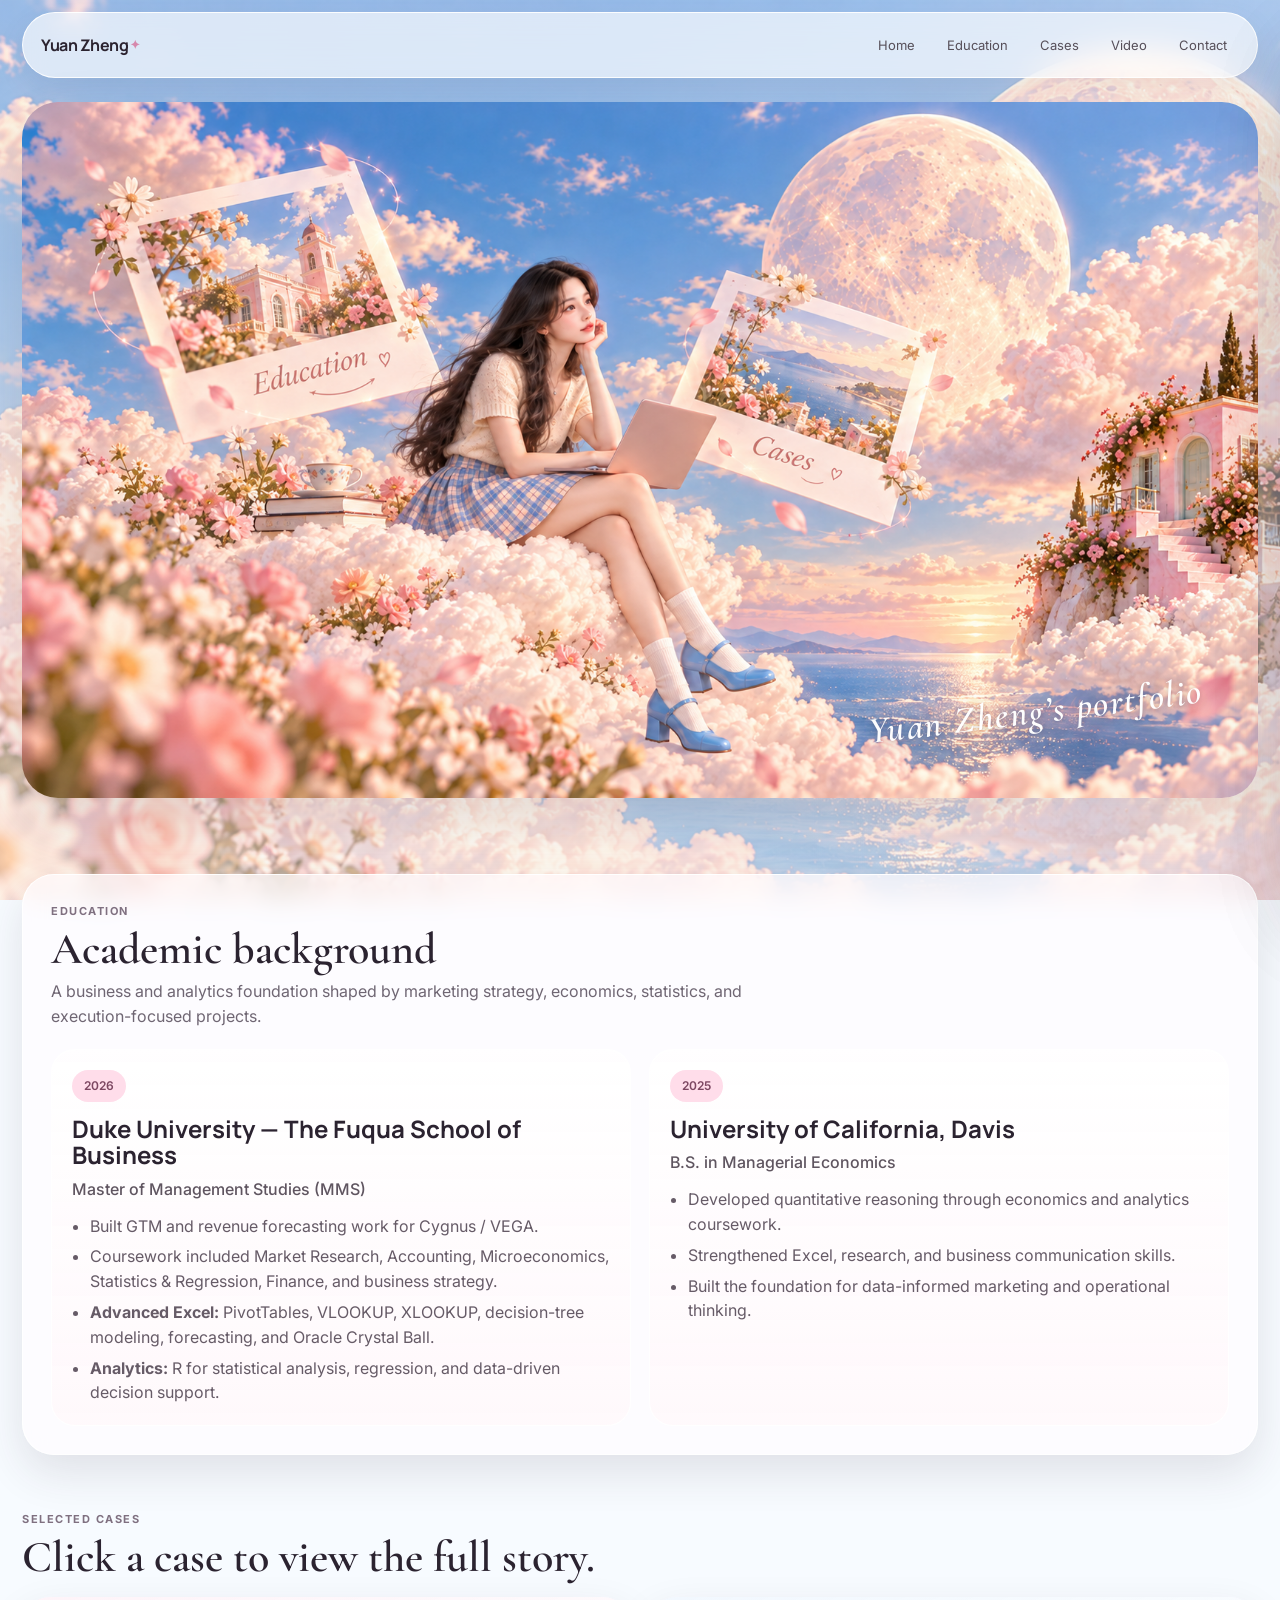
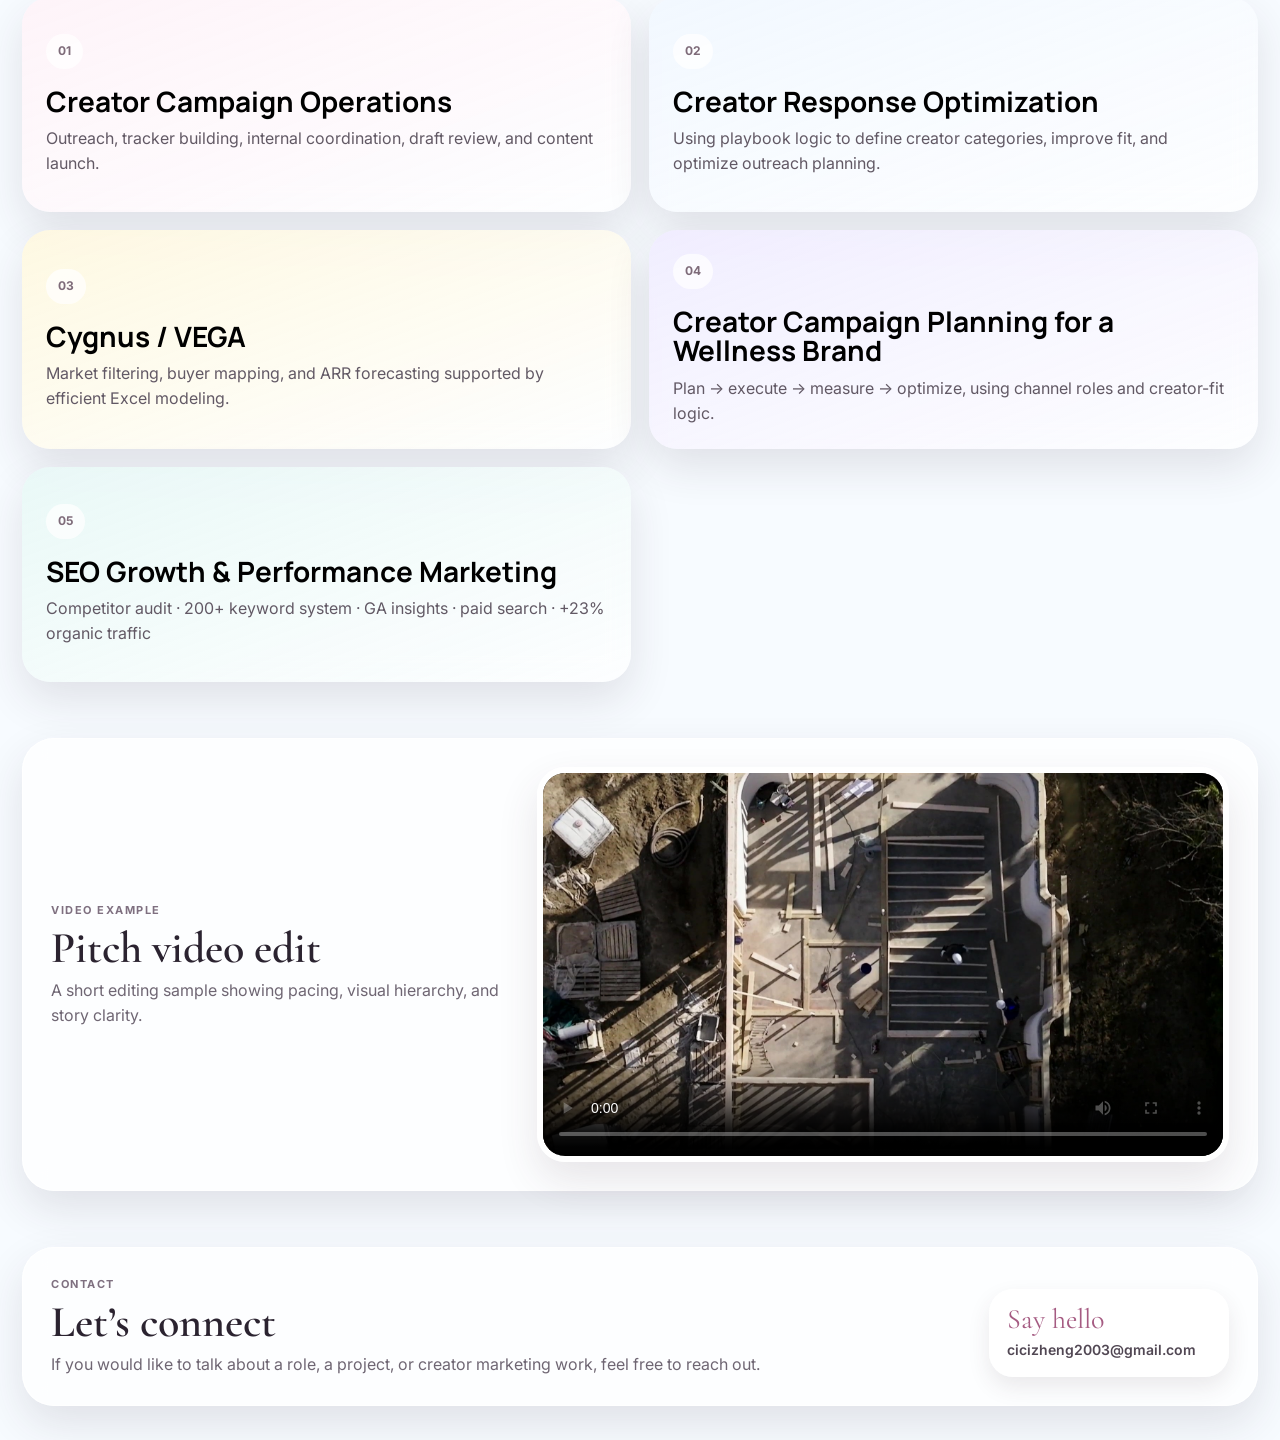
<file: index.html>
<!doctype html>
<html lang="en">
<head>
  <meta charset="utf-8" />
  <meta name="viewport" content="width=device-width, initial-scale=1" />
  <meta name="description" content="Yuan Zheng — dreamcore marketing portfolio." />
  <title>Yuan Zheng — Dreamcore Marketing Portfolio</title>
  <link rel="preconnect" href="https://fonts.googleapis.com">
  <link rel="preconnect" href="https://fonts.gstatic.com" crossorigin>
  <link href="https://fonts.googleapis.com/css2?family=Inter:wght@400;500;600&family=Manrope:wght@500;700&family=Cormorant+Garamond:wght@500;600&display=swap" rel="stylesheet">
  <link rel="stylesheet" href="styles.css" />
</head>
<body>
  <div class="page-bg"></div>
<header class="site-header shell">
    <a class="brand" href="#top">Yuan Zheng</a>
    <nav>
      <a href="#hero">Home</a>
      <a href="#educationSection">Education</a>
      <a href="#cases">Cases</a>
      <a href="#video">Video</a>
      <a href="#contact">Contact</a>
    </nav>
  </header>

  <main id="top">
    <section id="hero" class="hero shell">
      <div class="hero-stage">
        <img class="hero-image" src="hero-cover.png" alt="Dreamy cover artwork with clickable education and cases polaroids">
        <div class="cover-title">Yuan Zheng’s portfolio</div>

        <button class="hotspot hotspot-education" aria-label="Open education background" id="openEducation"></button>
        <a class="hotspot hotspot-cases" aria-label="Go to cases" href="#cases"></a>
      </div>
    </section>

    <section id="educationSection" class="shell intro-section">
      <div class="section-card section-card-soft">
        <p class="eyebrow">EDUCATION</p>
        <h2>Academic background</h2>
        <p class="lede">A business and analytics foundation shaped by marketing strategy, economics, statistics, and execution-focused projects.</p>
        <div class="education-grid">
          <article class="edu-card">
            <span class="pill">2026</span>
            <h3>Duke University — The Fuqua School of Business</h3>
            <p class="degree">Master of Management Studies (MMS)</p>
            <ul>
              <li>Built GTM and revenue forecasting work for Cygnus / VEGA.</li>
              <li>Coursework included Market Research, Accounting, Microeconomics, Statistics &amp; Regression, Finance, and business strategy.</li>
              <li><strong>Advanced Excel:</strong> PivotTables, VLOOKUP, XLOOKUP, decision-tree modeling, forecasting, and Oracle Crystal Ball.</li>
              <li><strong>Analytics:</strong> R for statistical analysis, regression, and data-driven decision support.</li>
            </ul>
          </article>
          <article class="edu-card">
            <span class="pill">2025</span>
            <h3>University of California, Davis</h3>
            <p class="degree">B.S. in Managerial Economics</p>
            <ul>
              <li>Developed quantitative reasoning through economics and analytics coursework.</li>
              <li>Strengthened Excel, research, and business communication skills.</li>
              <li>Built the foundation for data-informed marketing and operational thinking.</li>
            </ul>
          </article>
        </div>
      </div>
    </section>

    <section id="cases" class="shell intro-section">
      <div class="section-head">
        <p class="eyebrow">SELECTED CASES</p>
        <h2>Click a case to view the full story.</h2>
      </div>
      <div class="case-grid">
        <button class="case-card" data-case="campaignops">
          <span class="case-no">01</span>
          <h3>Creator Campaign Operations</h3>
          <p>Outreach, tracker building, internal coordination, draft review, and content launch.</p>
        </button>
        <button class="case-card" data-case="bestqool">
          <span class="case-no">02</span>
          <h3>Creator Response Optimization</h3>
          <p>Using playbook logic to define creator categories, improve fit, and optimize outreach planning.</p>
        </button>
        <button class="case-card" data-case="cygnus">
          <span class="case-no">03</span>
          <h3>Cygnus / VEGA</h3>
          <p>Market filtering, buyer mapping, and ARR forecasting supported by efficient Excel modeling.</p>
        </button>
        <button class="case-card" data-case="wellness">
          <span class="case-no">04</span>
          <h3>Creator Campaign Planning for a Wellness Brand</h3>
          <p>Plan → execute → measure → optimize, using channel roles and creator-fit logic.</p>
        </button>
        <button class="case-card" data-case="hasmo">
          <span class="case-no">05</span>
          <h3>SEO Growth & Performance Marketing</h3>
          <p>Competitor audit · 200+ keyword system · GA insights · paid search · +23% organic traffic</p>
        </button>
      </div>
    </section>

    <section id="video" class="shell intro-section">
      <div class="section-card video-section">
        <div>
          <p class="eyebrow">VIDEO EXAMPLE</p>
          <h2>Pitch video edit</h2>
          <p class="lede">A short editing sample showing pacing, visual hierarchy, and story clarity.</p>
        </div>
        <div class="video-wrap">
          <video controls preload="metadata" poster="video-poster.jpg">
            <source src="vitruvian-pitch-edit.mp4" type="video/mp4">
            Your browser does not support the video tag.
          </video>
        </div>
      </div>
    </section>

    <section id="contact" class="shell intro-section contact-section">
      <div class="section-card contact-card">
        <div>
          <p class="eyebrow">CONTACT</p>
          <h2>Let’s connect</h2>
          <p class="lede">If you would like to talk about a role, a project, or creator marketing work, feel free to reach out.</p>
        </div>
        <a class="contact-link" href="mailto:cicizheng2003@gmail.com">
          <span>Say hello</span>
          <strong>cicizheng2003@gmail.com</strong>
        </a>
      </div>
    </section>
  </main>

  <div class="modal-backdrop" id="backdrop"></div>

  <section class="modal modal-education" id="educationModal" aria-hidden="true">
    <button class="modal-close" data-close="educationModal">Close ×</button>
    <div class="modal-content">
      <p class="eyebrow">EDUCATION</p>
      <h2>Education background</h2>
      <div class="education-grid modal-grid">
        <article class="edu-card">
          <span class="pill">Duke Fuqua</span>
          <h3>Master of Management Studies</h3>
          <p class="degree">Business analytics, finance, and strategic problem solving.</p>
          <ul>
            <li>Coursework included Market Research, Accounting, Microeconomics, Statistics &amp; Regression, Finance, and business strategy.</li>
            <li><strong>Advanced Excel:</strong> PivotTables, VLOOKUP, XLOOKUP, decision-tree modeling, forecasting, and Oracle Crystal Ball.</li>
            <li><strong>Analytics:</strong> R for statistical analysis, regression, and data-driven decision support.</li>
            <li>Applied these tools to GTM, market segmentation, and revenue-forecasting projects.</li>
          </ul>
        </article>
        <article class="edu-card">
          <span class="pill">UC Davis</span>
          <h3>B.S. in Managerial Economics</h3>
          <p class="degree">Economics with a management and quantitative foundation.</p>
          <ul>
            <li>Developed analytical thinking useful for campaign and business analysis.</li>
            <li>Built strong foundations in statistics, economics, and business coursework.</li>
            <li>Prepared for later work in marketing operations and strategy.</li>
          </ul>
        </article>
      </div>
    </div>
  </section>

  <section class="modal modal-case" id="caseModal" aria-hidden="true">
    <button class="modal-close" data-close="caseModal">Close ×</button>
    <div class="modal-content" id="caseContent"></div>
  </section>

  <script src="script.js"></script>
</body>
</html>
</file>
<file: styles.css>
:root{
  --ink:#2b2330;
  --muted:#6f6673;
  --line:rgba(74,58,74,.14);
  --white:rgba(255,255,255,.78);
  --pink:#ffddea;
  --blue:#dceeff;
  --cream:#fff7df;
  --lav:#eee8ff;
  --rose:#ca6b96;
  --shadow:0 18px 44px rgba(58,39,56,.12);
  --max:1240px;
}
*{box-sizing:border-box}
html{scroll-behavior:smooth}
body{margin:0;font-family:Inter,system-ui,sans-serif;color:var(--ink);background:#f7fbff;line-height:1.55;overflow-x:hidden}
a{color:inherit}
button{font:inherit}
img{max-width:100%;display:block}
.shell{width:min(var(--max),calc(100% - 44px));margin-inline:auto;position:relative;z-index:2}

.page-bg{position:fixed;inset:0;background:linear-gradient(rgba(255,252,254,.42),rgba(255,252,254,.50)),url('background-full.png') center top / cover no-repeat;z-index:-3}


.site-header{position:sticky;top:12px;display:flex;justify-content:space-between;align-items:center;padding:14px 18px;margin-top:12px;background:rgba(255,255,255,.66);backdrop-filter:blur(14px);border:1px solid rgba(255,255,255,.9);border-radius:999px;box-shadow:0 10px 28px rgba(95,74,90,.1)}
.brand{text-decoration:none;font-family:Manrope,sans-serif;font-weight:700;letter-spacing:-.03em}
.brand::after{content:' ✦';color:#d688ac;font-size:12px;vertical-align:2px}
.site-header nav{display:flex;gap:8px;flex-wrap:wrap}
.site-header nav a{text-decoration:none;padding:8px 12px;border-radius:999px;font-size:13px;color:#564f59}
.site-header nav a:hover{background:rgba(255,255,255,.7)}

.hero{padding:24px 0 54px}
.hero-stage{position:relative;border-radius:36px;overflow:hidden;box-shadow:0 24px 60px rgba(72,49,61,.15)}
.hero-image{width:100%;height:auto}
.cover-title{position:absolute;right:4.4%;bottom:8.2%;transform:rotate(-7deg);transform-origin:center;color:rgba(255,255,255,.98);font-family:Cormorant Garamond,serif;font-size:clamp(24px,2.9vw,40px);font-style:italic;font-weight:600;letter-spacing:.045em;text-shadow:0 3px 18px rgba(77,51,70,.3),0 1px 4px rgba(77,51,70,.22);pointer-events:none;z-index:3;white-space:nowrap}
.hero-note{position:absolute;background:rgba(255,255,255,.78);backdrop-filter:blur(12px);border:1px solid rgba(255,255,255,.92);box-shadow:var(--shadow)}
.name-card{left:24px;bottom:24px;max-width:380px;padding:18px 20px;border-radius:24px}
.eyebrow{margin:0 0 8px;font-size:11px;letter-spacing:.14em;color:#7f7080;font-weight:700;text-transform:uppercase}
.name-card h1{font-family:Cormorant Garamond,serif;font-size:48px;line-height:.92;margin:0 0 8px;font-weight:600}
.name-card p{margin:0;color:#5f5460;font-size:14px}
.click-tip{padding:10px 14px;border-radius:999px;font-size:12px;color:#5e5460}
.education-tip{left:30px;top:20px}
.cases-tip{right:28px;top:20px}
.hotspot{position:absolute;background:transparent;border:0;cursor:pointer;border-radius:26px;transition:.22s ease;outline:none}
.hotspot:hover,.hotspot:focus-visible{box-shadow:inset 0 0 0 3px rgba(255,255,255,.95),0 0 0 6px rgba(213,136,172,.35);background:rgba(255,255,255,.12)}
.hotspot-education{left:6%;top:11%;width:28%;height:36%}
.hotspot-cases{left:53%;top:18%;width:26%;height:29%}

.intro-section{padding:22px 0 34px}
.section-card,.case-card{background:rgba(255,255,255,.72);backdrop-filter:blur(12px);border:1px solid rgba(255,255,255,.92);box-shadow:var(--shadow)}
.section-card{border-radius:32px;padding:28px}
.section-card-soft{background:rgba(255,253,255,.7)}
.section-head{margin:0 0 18px}
.section-head h2,.section-card h2,.modal-content h2{font-family:Cormorant Garamond,serif;font-size:44px;line-height:.98;margin:0 0 8px;font-weight:600}
.lede{max-width:720px;color:var(--muted);margin:0}

.education-grid{display:grid;grid-template-columns:1fr 1fr;gap:18px;margin-top:20px}
.edu-card{background:linear-gradient(180deg,rgba(255,255,255,.9),rgba(255,248,251,.84));border:1px solid rgba(255,255,255,.95);border-radius:24px;padding:20px}
.pill{display:inline-block;padding:7px 12px;border-radius:999px;background:var(--pink);color:#7d4762;font-size:12px;font-weight:600}
.edu-card h3{margin:14px 0 8px;font-size:24px;line-height:1.1;font-family:Manrope,sans-serif}
.degree{margin:0 0 12px;color:#5f5560;font-weight:500}
.edu-card ul{padding-left:18px;margin:0;color:#665b67}
.edu-card li+li{margin-top:6px}

.case-grid{display:grid;grid-template-columns:repeat(2,1fr);gap:18px}
.case-card{text-align:left;border:0;border-radius:28px;padding:24px;cursor:pointer;min-height:215px;transition:transform .22s ease, box-shadow .22s ease}
.case-card:nth-child(1){background:linear-gradient(160deg,rgba(255,242,248,.86),rgba(255,255,255,.74))}
.case-card:nth-child(2){background:linear-gradient(160deg,rgba(241,247,255,.88),rgba(255,255,255,.74))}
.case-card:nth-child(3){background:linear-gradient(160deg,rgba(255,248,223,.9),rgba(255,255,255,.74))}
.case-card:nth-child(4){background:linear-gradient(160deg,rgba(240,236,255,.9),rgba(255,255,255,.74))}
.case-card:nth-child(5){background:linear-gradient(160deg,rgba(232,248,246,.9),rgba(255,255,255,.74))}
.case-card:hover{transform:translateY(-4px) rotate(-.6deg);box-shadow:0 26px 48px rgba(71,52,69,.15)}
.case-no{display:inline-block;margin-bottom:18px;padding:8px 12px;border-radius:999px;background:rgba(255,255,255,.72);font-size:12px;color:#7e6b79;font-weight:700}
.case-card h3{font-family:Manrope,sans-serif;font-size:28px;line-height:1.05;margin:0 0 10px}
.case-card p{margin:0;color:#625965}

.video-section{display:grid;grid-template-columns:.8fr 1.2fr;gap:24px;align-items:center}
.video-wrap{overflow:hidden;border-radius:28px;border:6px solid rgba(255,255,255,.84);box-shadow:0 18px 40px rgba(71,50,63,.12)}
.video-wrap video{width:100%;display:block;background:#111;aspect-ratio:16/9}

.contact-card{display:grid;grid-template-columns:1fr auto;gap:20px;align-items:end}
.contact-link{display:inline-flex;flex-direction:column;gap:6px;padding:16px 18px;border-radius:24px;background:rgba(255,255,255,.74);text-decoration:none;min-width:240px;box-shadow:0 10px 22px rgba(69,48,62,.1)}
.contact-link span{font-family:Cormorant Garamond,serif;font-size:28px;line-height:1;color:#a55b82}
.contact-link strong{font-size:14px;font-weight:600;color:#514753}

.modal-backdrop{position:fixed;inset:0;background:rgba(43,29,39,.25);backdrop-filter:blur(4px);opacity:0;pointer-events:none;transition:.25s ease;z-index:20}
.modal-backdrop.show{opacity:1;pointer-events:auto}
.modal{position:fixed;top:20px;right:20px;width:min(920px,calc(100% - 28px));height:calc(100dvh - 40px);background:rgba(255,252,254,.9);backdrop-filter:blur(18px);border:1px solid rgba(255,255,255,.92);border-radius:32px;box-shadow:0 36px 90px rgba(48,30,43,.22);padding:22px;overflow:auto;transform:translateX(105%);transition:transform .32s cubic-bezier(.22,.7,.2,1);z-index:30}
.modal.open{transform:translateX(0)}
.modal-close{position:sticky;top:0;float:right;border:0;background:rgba(255,255,255,.9);padding:8px 12px;border-radius:999px;cursor:pointer;color:#665968;box-shadow:0 8px 18px rgba(65,44,58,.08)}
.modal-content{padding-top:48px}
.modal-grid{margin-top:24px}
.case-layout{display:grid;gap:22px}
.case-intro{display:grid;grid-template-columns:1fr 1fr;gap:16px}
.case-box,.case-visual,figure.evidence{background:rgba(255,255,255,.82);border:1px solid rgba(255,255,255,.95);border-radius:24px;padding:18px}
.case-box h4,.case-process h4,.case-visual h4{margin:0 0 8px;font-family:Manrope,sans-serif;font-size:18px}
.case-box p{margin:0;color:#5e5561}
.case-process{display:grid;grid-template-columns:repeat(2,1fr);gap:14px}
.case-step{padding:18px;border-radius:22px;border:1px solid rgba(255,255,255,.95)}
.case-step:nth-child(4n+1){background:#fff1f7}
.case-step:nth-child(4n+2){background:#eef6ff}
.case-step:nth-child(4n+3){background:#fff8de}
.case-step:nth-child(4n+4){background:#f0ebff}
.case-step span{display:inline-block;font-size:11px;font-weight:700;color:#985575;margin-bottom:8px;letter-spacing:.08em}
.case-step b{display:block;font-size:17px;line-height:1.2;margin-bottom:8px}
.case-step p{margin:0;font-size:14px;color:#605761}
.metrics{display:grid;grid-template-columns:repeat(3,1fr);gap:12px}
.metric{padding:16px;border-radius:22px;background:rgba(255,255,255,.82);border:1px solid rgba(255,255,255,.95)}
.metric strong{display:block;font-family:Cormorant Garamond,serif;font-size:34px;color:#b86089;line-height:.95}
.metric span{font-size:12px;color:#6e6470}
.evidence-grid{display:grid;grid-template-columns:1fr;gap:16px}
figure.evidence{margin:0;padding:0;overflow:hidden}
figure.evidence img{width:100%}
figure.evidence figcaption{padding:10px 12px;color:#6b6370;font-size:12px;background:rgba(255,255,255,.92)}
.link-pill{display:inline-block;margin-top:8px;padding:10px 14px;border-radius:999px;background:#2b2330;color:white;text-decoration:none;font-size:13px}

@media (max-width: 900px){
  .name-card{max-width:310px}
  .name-card h1{font-size:38px}
  .education-grid,.case-grid,.video-section,.contact-card,.case-intro,.case-process,.metrics{grid-template-columns:1fr}
}
@media (max-width: 760px){
  .shell{width:min(100% - 24px,var(--max))}
  .site-header{padding:12px 14px;border-radius:22px;align-items:flex-start}
  .site-header nav a{padding:6px 8px;font-size:12px}
  .hero{padding-top:14px}
  .hero-stage{border-radius:26px;overflow:visible}
  .cover-title{right:4.6%;bottom:7.2%;top:auto;font-size:20px;transform:rotate(-7deg)}
  .hero-note{position:static;margin-top:12px}
  .click-tip{display:none}
  .hotspot-education{left:4%;top:10%;width:33%;height:38%}
  .hotspot-cases{left:53%;top:17%;width:29%;height:31%}
  .section-card,.case-card{padding:20px}
  .section-head h2,.section-card h2,.modal-content h2{font-size:36px}
  .modal{top:8px;right:8px;height:calc(100dvh - 16px);width:calc(100% - 16px);padding:16px;border-radius:24px}
}

/* Clean hero: no overlay cards or hover frames. The artwork itself is the navigation. */
.hero-note{display:none!important}.hotspot{background:transparent!important;box-shadow:none!important;outline:none!important}.hotspot:hover,.hotspot:focus-visible{background:transparent!important;box-shadow:none!important;outline:none!important}

/* Hasmo case: reconstructed workflow visual (not an original client file) */
.hasmo-visual{padding:22px;border-radius:26px;background:linear-gradient(145deg,rgba(255,247,251,.95),rgba(241,247,255,.9));border:1px solid rgba(255,255,255,.96)}
.hasmo-label{font-size:10px;letter-spacing:.12em;font-weight:700;color:#a25c7d;margin-bottom:8px}
.hasmo-note{margin:0 0 18px;color:#6a606c;font-size:13px;max-width:760px}
.hasmo-flow{display:grid;grid-template-columns:1fr 1fr;gap:14px}
.hasmo-panel{padding:18px;border-radius:22px;background:rgba(255,255,255,.82);border:1px solid rgba(255,255,255,.96);box-shadow:0 10px 24px rgba(78,58,72,.06)}
.hasmo-panel.wide{grid-column:1/-1}
.hasmo-panel>span{font-size:10px;letter-spacing:.1em;font-weight:700;color:#a65c7e}
.hasmo-panel h4{margin:8px 0 12px;font-family:Manrope,sans-serif;font-size:18px}
.mini-tags{display:flex;flex-wrap:wrap;gap:8px}.mini-tags b{font-size:12px;font-weight:600;padding:7px 10px;border-radius:999px;background:#fff0f6;color:#755063;border:1px solid #ffe0ec}
.keyword-table{display:grid;gap:8px}.keyword-table>div{padding:10px 12px;border-radius:14px;background:#f6f9ff;border:1px solid #e5edfb}.keyword-table b{display:block;font-size:13px}.keyword-table em{display:block;margin-top:2px;font-size:11px;font-style:normal;color:#766d78}
.signal-grid{display:grid;grid-template-columns:repeat(3,1fr);gap:10px}.signal-grid>div{padding:14px;border-radius:16px;background:#fff8dd;border:1px solid #f4e8bd}.signal-grid small{display:block;font-size:9px;letter-spacing:.08em;color:#9b7e52;text-transform:uppercase}.signal-grid strong{display:block;margin:6px 0 5px;font-size:14px}.signal-grid p{margin:0;color:#6e646d;font-size:12px}
@media(max-width:760px){.hasmo-flow,.signal-grid{grid-template-columns:1fr}.hasmo-panel.wide{grid-column:auto}}
</file>
